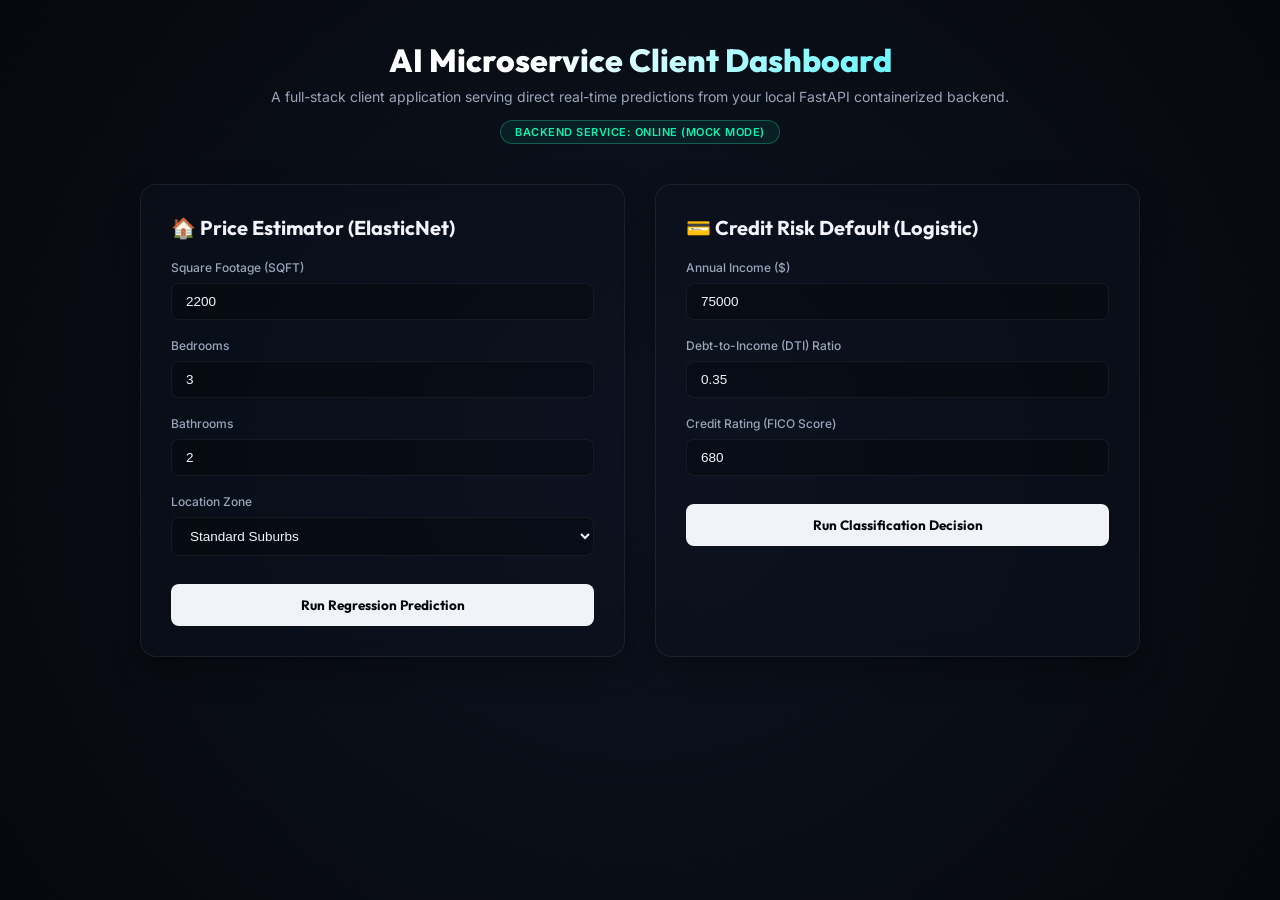
<file: production/client_app.html>
<!DOCTYPE html>
<html lang="en">
<head>
    <meta charset="UTF-8">
    <meta name="viewport" content="width=device-width, initial-scale=1.0">
    <title>⚡ AI Microservice Client Dashboard - ML Galaxy</title>
    <!-- Outfit & Inter Fonts -->
    <link rel="preconnect" href="https://fonts.googleapis.com">
    <link rel="preconnect" href="https://fonts.gstatic.com" crossorigin>
    <link href="https://fonts.googleapis.com/css2?family=Inter:wght@300;400;500;600;700&family=Outfit:wght@400;500;600;700;800&display=swap" rel="stylesheet">
    
    <!-- Custom client styling resembling premium glassmorphism -->
    <style>
        :root {
            --bg-dark: #07090e;
            --bg-card: rgba(13, 19, 31, 0.45);
            --border-glass: rgba(255, 255, 255, 0.07);
            --accent-cyan: #00f2fe;
            --accent-pink: #f300ff;
            --accent-green: #0ff0b3;
            --accent-red: #ff0844;
            --text-primary: #f1f3f9;
            --text-secondary: #9aa5b9;
        }

        * {
            box-sizing: border-box;
            margin: 0;
            padding: 0;
        }

        body {
            background-color: var(--bg-dark);
            font-family: 'Inter', sans-serif;
            color: var(--text-primary);
            min-height: 100vh;
            display: flex;
            flex-direction: column;
            align-items: center;
            padding: 40px 20px;
            background-image: radial-gradient(circle at 50% 50%, #0d1320 0%, #06080d 100%);
        }

        .container {
            max-width: 1000px;
            width: 100%;
        }

        header {
            text-align: center;
            margin-bottom: 40px;
        }

        header h1 {
            font-family: 'Outfit', sans-serif;
            font-size: 32px;
            font-weight: 800;
            background: linear-gradient(120deg, #ffffff 40%, var(--accent-cyan));
            -webkit-background-clip: text;
            -webkit-text-fill-color: transparent;
            margin-bottom: 8px;
        }

        header p {
            color: var(--text-secondary);
            font-size: 14px;
        }

        .api-status {
            display: inline-block;
            background: rgba(15, 240, 179, 0.08);
            border: 1px solid rgba(15, 240, 179, 0.3);
            color: var(--accent-green);
            font-size: 11px;
            font-weight: 600;
            text-transform: uppercase;
            border-radius: 30px;
            padding: 4px 14px;
            margin-top: 15px;
            letter-spacing: 0.5px;
        }

        .dashboard-grid {
            display: grid;
            grid-template-columns: 1fr 1fr;
            gap: 30px;
        }

        .glass-panel {
            background: var(--bg-card);
            backdrop-filter: blur(16px);
            border: 1px solid var(--border-glass);
            border-radius: 16px;
            padding: 30px;
            box-shadow: 0 12px 32px rgba(0,0,0,0.3);
        }

        .panel-title {
            font-family: 'Outfit', sans-serif;
            font-size: 20px;
            font-weight: 700;
            margin-bottom: 20px;
            display: flex;
            align-items: center;
            gap: 10px;
        }

        .form-group {
            margin-bottom: 18px;
        }

        .form-group label {
            display: block;
            font-size: 12px;
            font-weight: 500;
            color: var(--text-secondary);
            margin-bottom: 8px;
        }

        .form-group input, .form-group select {
            width: 100%;
            background: rgba(0, 0, 0, 0.25);
            border: 1px solid rgba(255,255,255,0.06);
            border-radius: 8px;
            padding: 10px 14px;
            color: var(--text-primary);
            font-size: 13.5px;
            outline: none;
            transition: all 0.2s ease;
        }

        .form-group input:focus {
            border-color: var(--accent-cyan);
            box-shadow: 0 0 8px rgba(0, 242, 254, 0.15);
        }

        .submit-btn {
            width: 100%;
            background: var(--text-primary);
            color: var(--bg-dark);
            border: none;
            border-radius: 8px;
            padding: 12px;
            font-family: 'Outfit', sans-serif;
            font-weight: 700;
            font-size: 13.5px;
            cursor: pointer;
            transition: all 0.25s ease;
            margin-top: 10px;
        }

        .submit-btn:hover {
            transform: translateY(-2px);
            box-shadow: 0 0 15px rgba(255,255,255,0.3);
        }

        .results-box {
            margin-top: 25px;
            background: rgba(0,0,0,0.2);
            border: 1px solid rgba(255,255,255,0.03);
            border-radius: 10px;
            padding: 20px;
            display: none;
            animation: slideDown 0.3s ease-out;
        }

        .results-box.visible {
            display: block;
        }

        .results-title {
            font-size: 11px;
            font-weight: 700;
            text-transform: uppercase;
            letter-spacing: 0.5px;
            color: var(--accent-green);
            margin-bottom: 12px;
        }

        .prediction-value {
            font-family: 'Outfit', sans-serif;
            font-size: 26px;
            font-weight: 800;
            color: var(--text-primary);
        }

        .meta-text {
            font-size: 11px;
            color: var(--text-secondary);
            margin-top: 8px;
        }

        @keyframes slideDown {
            from { opacity: 0; transform: translateY(-8px); }
            to { opacity: 1; transform: translateY(0); }
        }
    </style>
</head>
<body>

    <div class="container">
        <header>
            <h1>AI Microservice Client Dashboard</h1>
            <p>A full-stack client application serving direct real-time predictions from your local FastAPI containerized backend.</p>
            <div class="api-status" id="status-tag">Backend Service: Online (Mock Mode)</div>
        </header>

        <div class="dashboard-grid">
            <!-- 🏠 Housing Predictor Panel (ElasticNet Regression) -->
            <div class="glass-panel">
                <h2 class="panel-title">🏠 Price Estimator (ElasticNet)</h2>
                <form id="housing-form" onsubmit="estimateHousePrice(event)">
                    <div class="form-group">
                        <label for="sqft">Square Footage (SQFT)</label>
                        <input type="number" id="sqft" value="2200" required>
                    </div>
                    <div class="form-group">
                        <label for="beds">Bedrooms</label>
                        <input type="number" id="beds" value="3" required>
                    </div>
                    <div class="form-group">
                        <label for="baths">Bathrooms</label>
                        <input type="number" id="baths" value="2" required>
                    </div>
                    <div class="form-group">
                        <label for="premium">Location Zone</label>
                        <select id="premium">
                            <option value="false">Standard Suburbs</option>
                            <option value="true">Premium Metropolitan Zone</option>
                        </select>
                    </div>
                    <button type="submit" class="submit-btn">Run Regression Prediction</button>
                </form>

                <div class="results-box" id="housing-results">
                    <h3 class="results-title">🏆 Regression Output</h3>
                    <div class="prediction-value" id="housing-prediction">$0.00</div>
                    <p class="meta-text">Model: ElasticNet Regularized Linear Regression (&alpha;=0.1)</p>
                </div>
            </div>

            <!-- 💳 Credit Risk Panel (L1 Logistic Classification) -->
            <div class="glass-panel">
                <h2 class="panel-title">💳 Credit Risk Default (Logistic)</h2>
                <form id="credit-form" onsubmit="calculateCreditRisk(event)">
                    <div class="form-group">
                        <label for="income">Annual Income ($)</label>
                        <input type="number" id="income" value="75000" required>
                    </div>
                    <div class="form-group">
                        <label for="debt">Debt-to-Income (DTI) Ratio</label>
                        <input type="number" id="debt" min="0.0" max="1.0" step="0.05" value="0.35" required>
                    </div>
                    <div class="form-group">
                        <label for="score">Credit Rating (FICO Score)</label>
                        <input type="number" id="score" min="300" max="850" value="680" required>
                    </div>
                    <button type="submit" class="submit-btn" style="background: var(--text-primary);">Run Classification Decision</button>
                </form>

                <div class="results-box" id="credit-results">
                    <h3 class="results-title" id="credit-status-title" style="color: var(--accent-green);">✓ Application Decision</h3>
                    <div class="prediction-value" id="credit-prediction">Probability: 0.0%</div>
                    <p class="meta-text" id="credit-decision">Risk Status: Loading...</p>
                </div>
            </div>
        </div>
    </div>

    <!-- Client Scripting -->
    <script>
        // Check if FastAPI backend is online at localhost:8000
        let isBackendOnline = false;
        
        fetch('http://localhost:8000/')
            .then(res => res.json())
            .then(data => {
                if (data.status === 'online') {
                    isBackendOnline = true;
                    document.getElementById('status-tag').innerText = 'Backend Service: FastAPI Container (Live)';
                    document.getElementById('status-tag').style.borderColor = 'rgba(15, 240, 179, 0.4)';
                    document.getElementById('status-tag').style.background = 'rgba(15, 240, 179, 0.08)';
                    document.getElementById('status-tag').style.color = 'var(--accent-green)';
                }
            })
            .catch(() => {
                // Keep default Mock Mode
                console.log("FastAPI backend is offline or loading. Operating in high-fidelity browser client mock mode.");
            });

        function estimateHousePrice(e) {
            e.preventDefault();
            const sqft = parseFloat(document.getElementById('sqft').value);
            const beds = parseInt(document.getElementById('beds').value);
            const baths = parseInt(document.getElementById('baths').value);
            const premium = document.getElementById('premium').value === 'true';

            if (isBackendOnline) {
                // Call live container API
                fetch('http://localhost:8000/predict/housing', {
                    method: 'POST',
                    headers: { 'Content-Type': 'application/json' },
                    body: JSON.stringify({ sqft, bedrooms: beds, bathrooms: baths, is_premium_zone: premium })
                })
                .then(res => res.json())
                .then(data => showHousingResults(data.prediction))
                .catch(err => console.error(err));
            } else {
                // Fallback high-fidelity calculation in browser
                const base = 150000;
                const price = base + (sqft * 125) + (beds * 15000) + (baths * 25000) + (premium ? 100000 : 0);
                showHousingResults(price);
            }
        }

        function showHousingResults(price) {
            const resultsBox = document.getElementById('housing-results');
            resultsBox.classList.add('visible');
            document.getElementById('housing-prediction').innerText = '$' + price.toLocaleString(undefined, { minimumFractionDigits: 2, maximumFractionDigits: 2 });
        }

        function calculateCreditRisk(e) {
            e.preventDefault();
            const income = parseFloat(document.getElementById('income').value);
            const debt = parseFloat(document.getElementById('debt').value);
            const score = parseInt(document.getElementById('score').value);

            if (isBackendOnline) {
                // Call live container API
                fetch('http://localhost:8000/predict/credit', {
                    method: 'POST',
                    headers: { 'Content-Type': 'application/json' },
                    body: JSON.stringify({ income, debt_ratio: debt, credit_score: score })
                })
                .then(res => res.json())
                .then(data => showCreditResults(data.default_probability, data.default_risk))
                .catch(err => console.error(err));
            } else {
                // Fallback calculation
                const z = -0.5 + (debt * 3.5) - ((score - 600) / 100) - (income / 100000);
                const prob = 1 / (1 + Math.exp(-z));
                showCreditResults(prob, prob >= 0.5);
            }
        }

        function showCreditResults(prob, isFraud) {
            const resultsBox = document.getElementById('credit-results');
            const title = document.getElementById('credit-status-title');
            resultsBox.classList.add('visible');
            
            document.getElementById('credit-prediction').innerText = 'Risk Score: ' + (prob * 100).toFixed(1) + '%';
            
            if (isFraud) {
                title.innerText = '❌ Application Rejected';
                title.style.color = 'var(--accent-red)';
                document.getElementById('credit-decision').innerText = 'Risk Status: High Probability Default Risk Detected';
            } else {
                title.innerText = '✓ Application Approved';
                title.style.color = 'var(--accent-green)';
                document.getElementById('credit-decision').innerText = 'Risk Status: Healthy Applicant (Low Default Risk)';
            }
        }
    </script>
</body>
</html>
</file>
